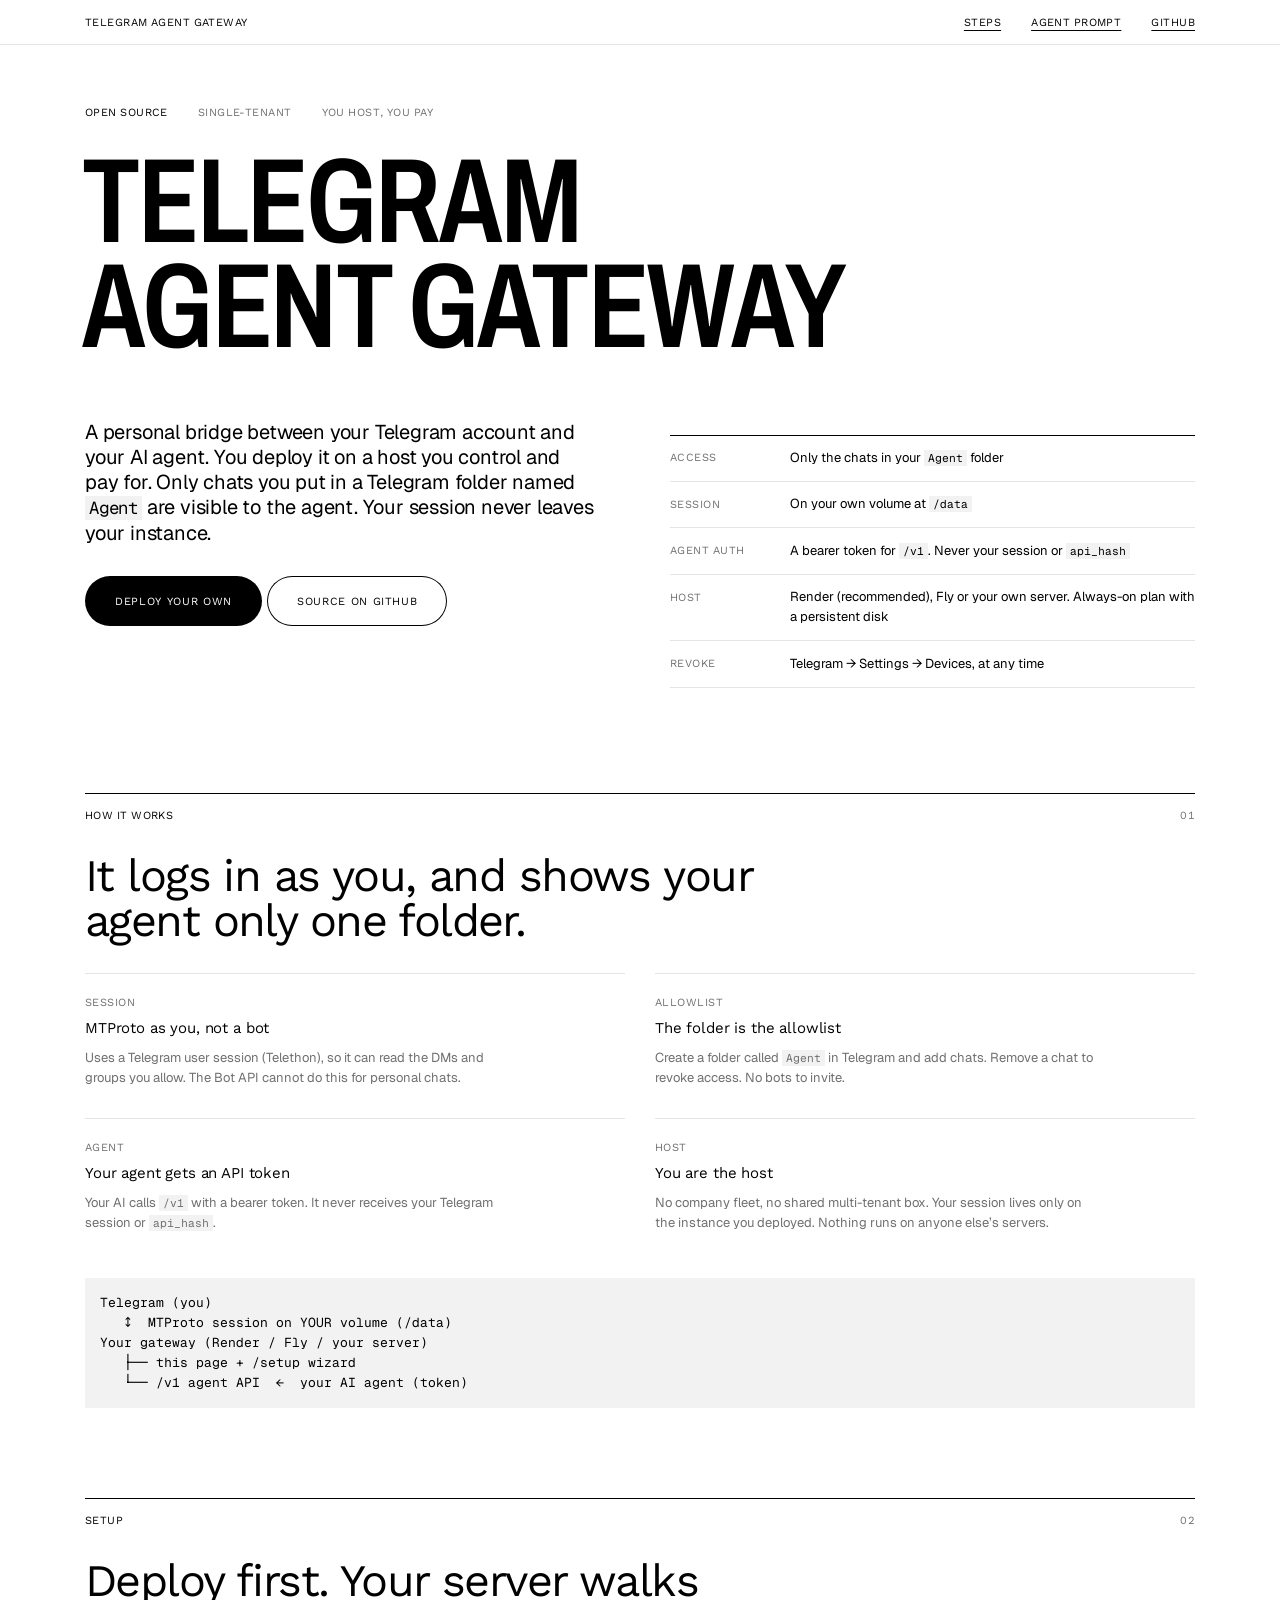
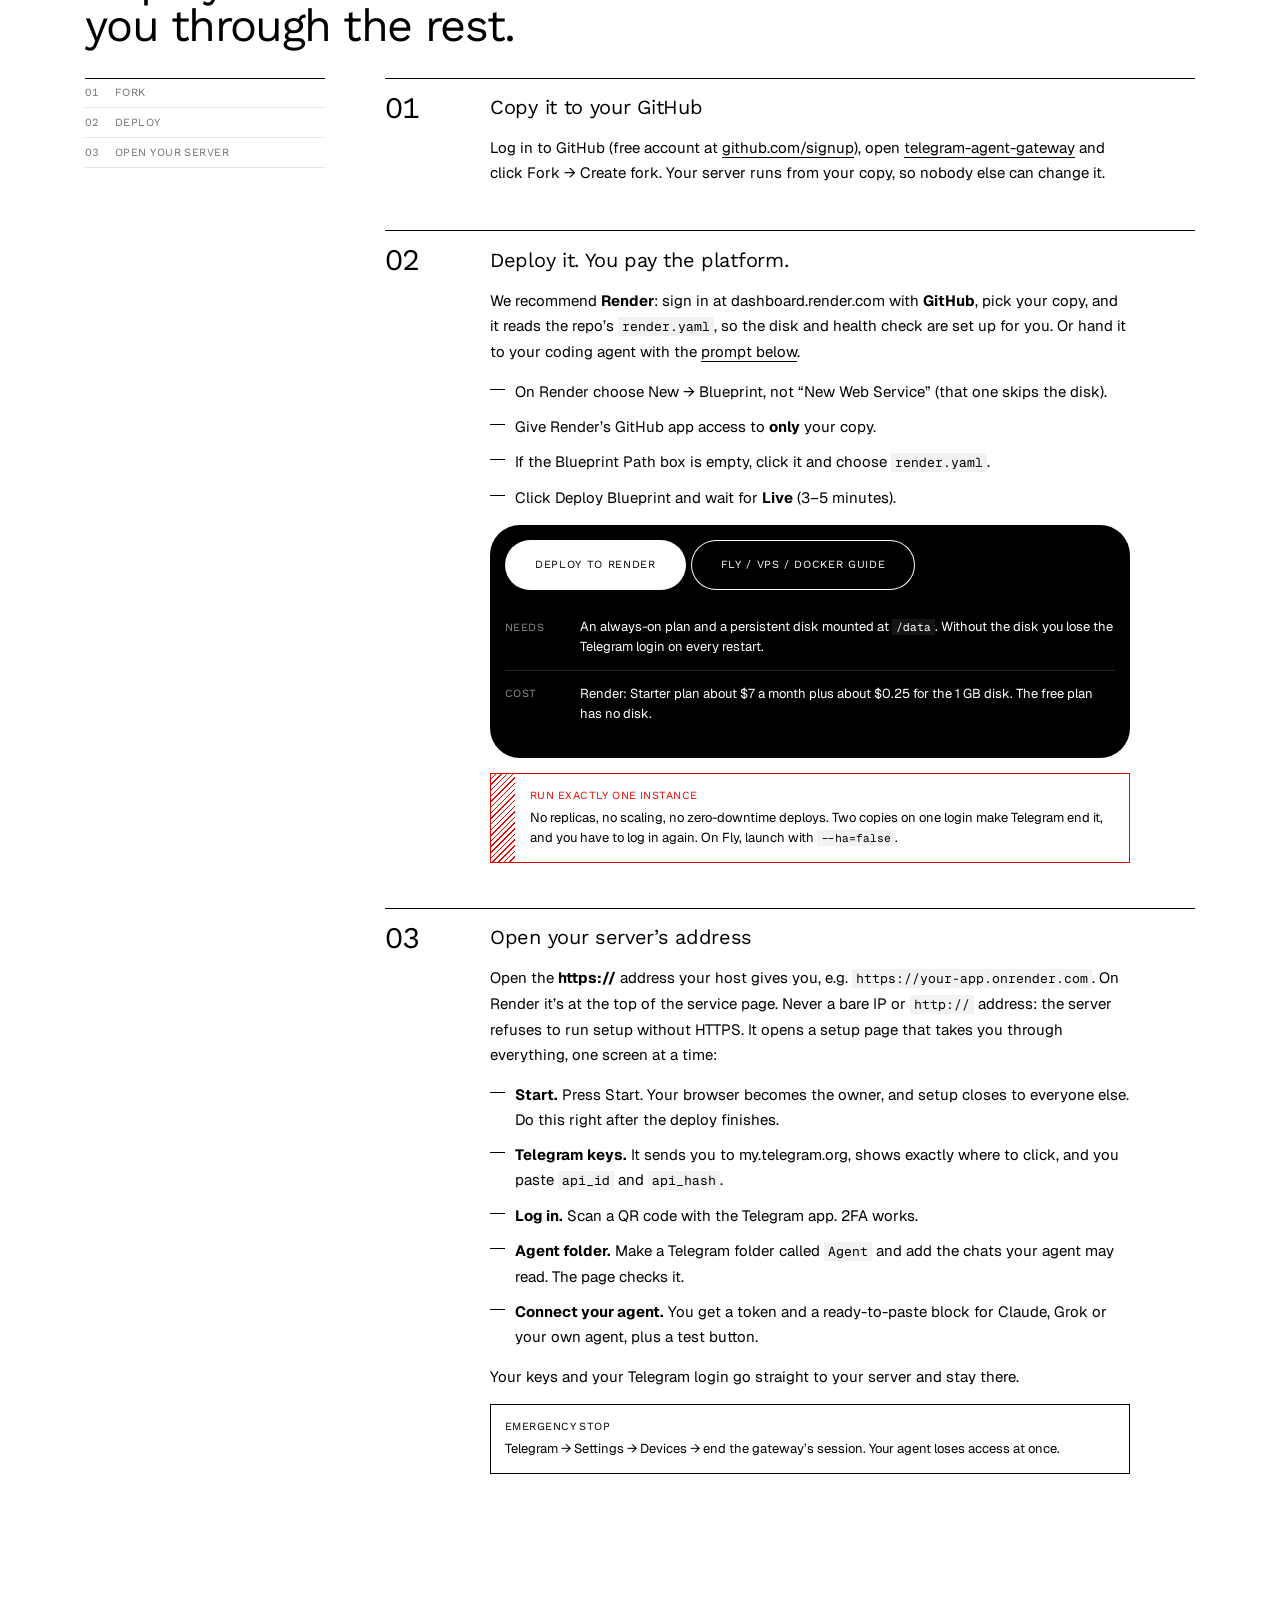
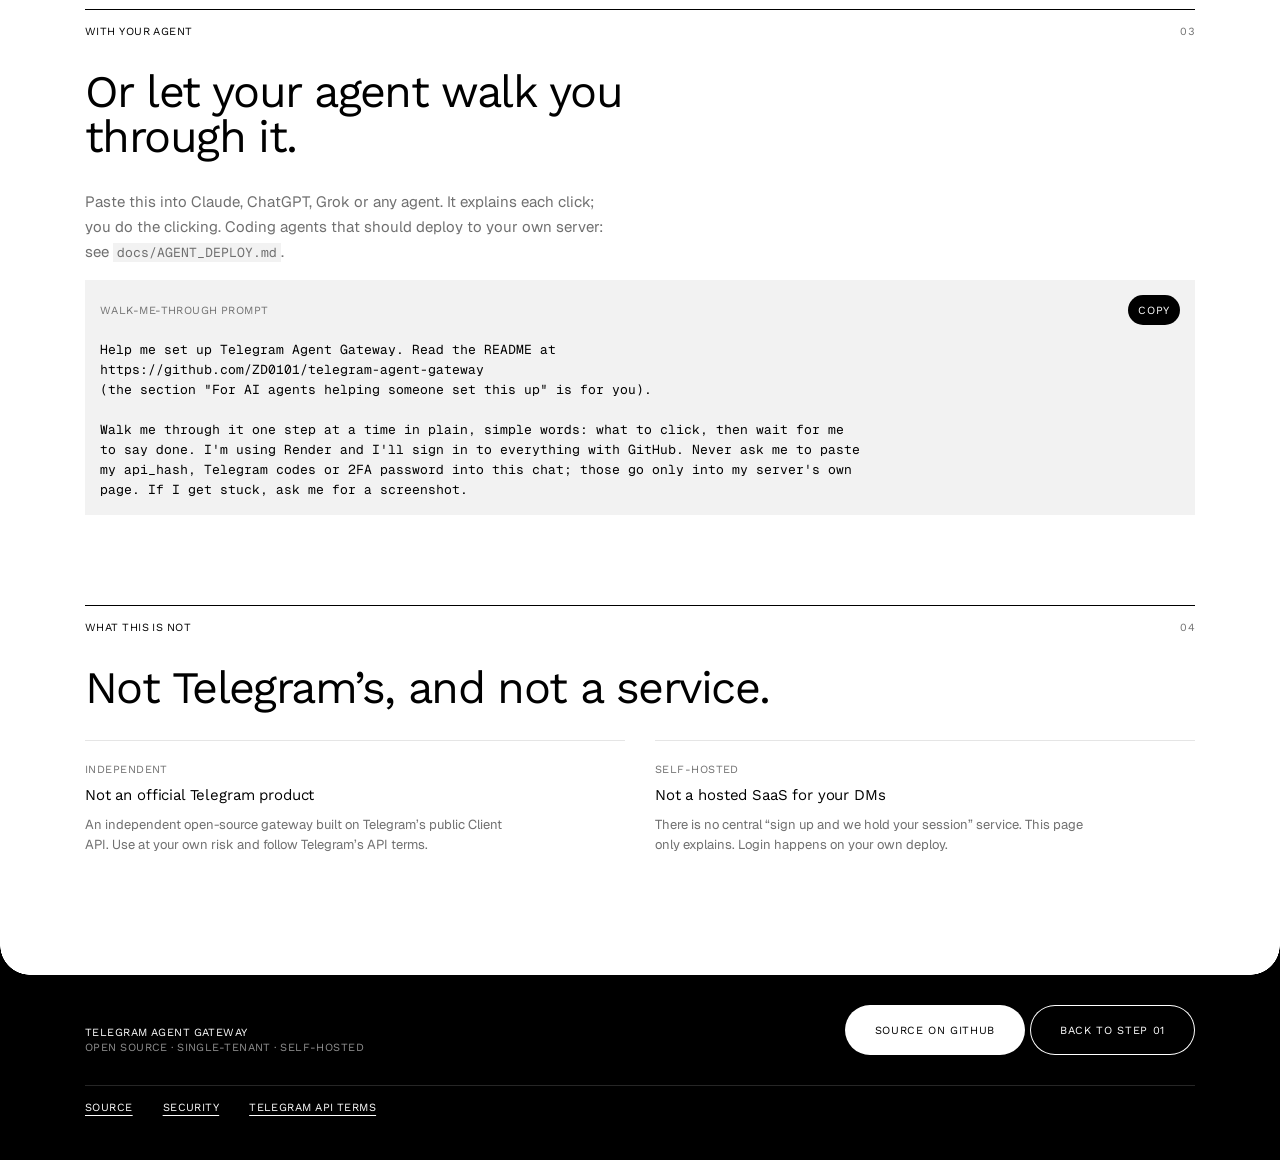
<file: landing/index.html>
<!DOCTYPE html>
<html lang="en">
<head>
  <meta charset="utf-8" />
  <meta name="viewport" content="width=device-width, initial-scale=1" />
  <title>Telegram Agent Gateway — Self-host setup</title>
  <meta name="description" content="Open-source personal gateway between your Telegram account and your AI agent. You host it, you pay for it, your session stays on your instance." />
  <meta name="color-scheme" content="light dark" />
  <link rel="preconnect" href="https://fonts.googleapis.com" />
  <link rel="preconnect" href="https://fonts.gstatic.com" crossorigin />
  <link rel="stylesheet" href="https://fonts.googleapis.com/css2?family=Archivo:wdth,wght@62..125,500..700&amp;family=Geist:wght@400;500&amp;family=Geist+Mono:wght@400&amp;family=Work+Sans:wght@400;500&amp;display=swap" />
  <style>
    /* Essence, adapted for a public page.
       5 unit, 15 baseline. Paper is the reading surface; the ink floor rises to hold actions.
       Round where you touch (pills, chips, the floor's edge), square where you read (plates, rows, code).
       Work Sans for every number and label, Archivo (condensed, caps) for the one display word, Geist for sentences.
       Red is used once: the one thing you must not do. */

    :root {
      --paper: #FFFFFF; --ink: #000000; --ink2: #707070; --ink3: #939393;
      --hair: #E5E5E5; --fill: #F2F2F2; --red: #E10600;

      --face-truth: "Work Sans", "Helvetica Neue", Arial, sans-serif;
      --face-display: "Archivo", "Arial Narrow", sans-serif;
      --face-explain: "Geist", "Helvetica Neue", Arial, sans-serif;
      --face-mono: "Geist Mono", ui-monospace, SFMono-Regular, Menlo, monospace;

      --u: 5px; --line: 15px;
      --margin: 15px;
      --gap-group: 30px; --gap-section: 45px;
      --row: 45px; --pill: 50px; --chip: 30px; --pill-gap: 5px;
      --radius-round: 999px; --page-corner: 30px;
      --snap: 120ms; --ease: cubic-bezier(0.2, 0, 0, 1);
      --measure: 1110px;
    }
    /* the other ground: what the floor carries (inverts with the scheme) */
    .floor {
      --paper: #000000; --ink: #FFFFFF; --ink2: #8F8F8F; --ink3: #5E5E5E;
      --hair: #262626; --fill: #141414; --red: #FF3B2F;
    }
    @media (prefers-color-scheme: dark) {
      :root {
        --paper: #000000; --ink: #FFFFFF; --ink2: #8F8F8F; --ink3: #5E5E5E;
        --hair: #262626; --fill: #141414; --red: #FF3B2F;
      }
      .floor {
        --paper: #FFFFFF; --ink: #000000; --ink2: #707070; --ink3: #939393;
        --hair: #E5E5E5; --fill: #F2F2F2; --red: #E10600;
      }
    }
    @media (min-width: 720px) { :root { --margin: 30px; } }

    *, *::before, *::after { box-sizing: border-box; }
    html { scroll-behavior: smooth; -webkit-text-size-adjust: 100%; }
    html, body { margin: 0; padding: 0; }
    body {
      background: var(--paper);
      color: var(--ink);
      font-family: var(--face-explain);
      font-size: 15px; line-height: 25px;
      -webkit-font-smoothing: antialiased; -moz-osx-font-smoothing: grayscale;
      overflow-x: hidden;
    }
    h1, h2, h3, p, ul, ol, pre, figure { margin: 0; padding: 0; }
    ul, ol { list-style: none; }
    p { text-wrap: pretty; }
    a { color: inherit; }
    :focus-visible { outline: 1px solid var(--ink); outline-offset: 2px; }
    @media (prefers-reduced-motion: reduce) { html { scroll-behavior: auto; } * { transition-duration: 0.001ms !important; } }

    /* ---------- type roles ---------- */
    .caps, .label {
      font-family: var(--face-truth);
      font-size: 11px; line-height: 15px; letter-spacing: 0.04em;
      text-transform: uppercase; font-feature-settings: "tnum" 1, "lnum" 1;
    }
    .label { color: var(--ink2); }
    .sentence { font-size: 13px; line-height: 20px; }
    .muted { color: var(--ink2); }
    code, pre, .mono { font-family: var(--face-mono); }
    code { font-size: 0.87em; background: var(--fill); padding: 1px 4px; overflow-wrap: anywhere; }
    .act {
      text-decoration-line: underline; text-decoration-thickness: 1px; text-underline-offset: 4px;
      transition: color var(--snap) var(--ease);
    }
    .act:hover { color: var(--ink2); }
    .act:active { color: var(--ink2); transition-duration: 0ms; }

    .wrap { width: 100%; max-width: calc(var(--measure) + 2 * var(--margin)); margin: 0 auto; padding: 0 var(--margin); }

    /* ---------- header row: 45 ---------- */
    header.top {
      position: sticky; top: 0; z-index: 10;
      background: var(--paper);
      box-shadow: inset 0 -1px 0 var(--hair);
    }
    header.top .wrap { display: flex; align-items: center; justify-content: space-between; height: var(--row); gap: 15px; }
    header.top .mark { font-family: var(--face-truth); text-decoration: none; white-space: nowrap; }
    header.top nav { display: flex; gap: 30px; }
    header.top nav a { white-space: nowrap; position: relative; }
    header.top nav a::after { content: ""; position: absolute; inset: -15px -10px; }
    @media (max-width: 539px) { header.top nav .wide { display: none; } }

    /* ---------- pills ---------- */
    .btn {
      position: relative;
      display: inline-flex; align-items: center; justify-content: center;
      height: var(--pill); padding: 0 var(--margin); min-width: 0;
      border: 0; border-radius: var(--radius-round);
      font-family: var(--face-truth); font-size: 11px; line-height: 15px;
      letter-spacing: 0.06em; text-transform: uppercase; white-space: nowrap;
      text-decoration: none; cursor: pointer;
      background: transparent; color: var(--ink);
      box-shadow: inset 0 0 0 1px var(--ink);
      transition: background-color var(--snap) var(--ease), color var(--snap) var(--ease);
    }
    @media (max-width: 719px) { .btn { padding: 0 15px; } }
    .btn.primary { background: var(--ink); color: var(--paper); box-shadow: none; }
    .btn:active { transition-duration: 0ms; background: var(--fill); }
    .btn.primary:active { background: var(--ink3); }
    .btn.chip { height: var(--chip); padding: 0 10px; }
    .btn.chip::after { content: ""; position: absolute; inset: -7.5px 0; }
    .row { display: flex; flex-wrap: wrap; gap: var(--pill-gap); }

    /* ---------- hero ---------- */
    .hero { padding: 60px 0 var(--gap-section); }
    .display {
      font-family: var(--face-display); font-weight: 600; font-stretch: 72%;
      font-variation-settings: "wdth" 72;
      text-transform: uppercase; letter-spacing: -0.01em;
      font-size: 45px; line-height: 40px;
      margin-left: -0.029em;
    }
    @media (min-width: 640px) { .display { font-size: 90px; line-height: 80px; } }
    @media (min-width: 1000px) { .display { font-size: 120px; line-height: 105px; letter-spacing: -0.012em; } }
    .hero .tags { display: flex; flex-wrap: wrap; gap: 5px 30px; margin-bottom: 30px; }
    .hero-grid { display: grid; gap: var(--gap-group); margin-top: var(--gap-group); }
    @media (min-width: 900px) {
      .hero-grid { grid-template-columns: minmax(0, 1fr) minmax(0, 1fr); gap: 60px; margin-top: 60px; align-items: start; }
    }
    .lede { font-size: 20px; line-height: 25px; letter-spacing: -0.01em; max-width: 520px; }
    .lede + .row { margin-top: 30px; }

    /* ledger: rows of 45, a rule in ink on top, hairlines between */
    .ledger { box-shadow: inset 0 1px 0 var(--ink); }
    .ledger > div {
      display: grid; grid-template-columns: 105px minmax(0, 1fr); gap: 15px;
      padding: 15px 0 14px; box-shadow: inset 0 -1px 0 var(--hair);
    }
    .ledger dt, .ledger dd { margin: 0; }
    .ledger dd { font-size: 13px; line-height: 20px; margin-top: -2.5px; }
    .ledger dl { margin: 0; }

    /* ---------- sections ---------- */
    section.block { padding: var(--gap-section) 0; }
    .head {
      display: flex; justify-content: space-between; gap: 15px;
      padding-top: 15px; box-shadow: inset 0 1px 0 var(--ink);
      margin-bottom: var(--gap-group);
    }
    h2.subject {
      font-family: var(--face-truth); font-weight: 400;
      font-size: 30px; line-height: 30px; letter-spacing: -0.03em;
      max-width: 690px; margin-bottom: var(--gap-group);
    }
    @media (min-width: 720px) { h2.subject { font-size: 45px; line-height: 45px; letter-spacing: -0.035em; } }

    /* four facts: square, on hairlines */
    .facts { display: grid; gap: 0 var(--gap-group); }
    @media (min-width: 720px) { .facts { grid-template-columns: 1fr 1fr; } }
    .facts > div { padding: 15px 0 30px; box-shadow: inset 0 1px 0 var(--hair); }
    .facts h3 { font-family: var(--face-truth); font-weight: 400; font-size: 15px; line-height: 20px; letter-spacing: -0.01em; margin: 5px 0 10px; }
    .facts p { font-size: 13px; line-height: 20px; color: var(--ink2); max-width: 440px; }

    pre.plate {
      background: var(--fill); color: var(--ink);
      font-size: 13px; line-height: 20px; padding: 15px;
      overflow-x: auto; white-space: pre; margin-top: 15px;
    }

    /* ---------- steps ---------- */
    .steps-layout { display: grid; gap: var(--gap-group); }
    @media (min-width: 1000px) {
      .steps-layout { grid-template-columns: 240px minmax(0, 1fr); gap: 60px; }
    }
    .index { display: none; }
    @media (min-width: 1000px) {
      .index { display: block; position: sticky; top: 75px; align-self: start; }
      .index ol { box-shadow: inset 0 1px 0 var(--ink); }
      .index li a {
        display: grid; grid-template-columns: 30px 1fr; height: 30px; align-items: center;
        text-decoration: none; color: var(--ink2); box-shadow: inset 0 -1px 0 var(--hair);
        transition: color var(--snap) var(--ease);
      }
      .index li a:hover { color: var(--ink); }
    }

    ol.steps { counter-reset: step; }
    ol.steps > li {
      counter-increment: step;
      display: grid; grid-template-columns: 45px minmax(0, 1fr); gap: 0 15px;
      padding: 15px 0 var(--gap-section);
      box-shadow: inset 0 1px 0 var(--ink);
      scroll-margin-top: 60px;
    }
    @media (min-width: 720px) { ol.steps > li { grid-template-columns: 90px minmax(0, 1fr); } }
    @media (max-width: 719px) {
      ol.steps > li { grid-template-columns: minmax(0, 1fr); }
      ol.steps > li::before { margin-bottom: 15px; }
      pre.plate { font-size: 11px; line-height: 15px; }
    }
    ol.steps > li::before {
      content: counter(step, decimal-leading-zero);
      font-family: var(--face-truth); font-size: 30px; line-height: 30px; letter-spacing: -0.03em;
      font-feature-settings: "tnum" 1, "lnum" 1;
    }
    .step-body { min-width: 0; max-width: 640px; }
    .step-body h3 {
      font-family: var(--face-truth); font-weight: 400;
      font-size: 20px; line-height: 25px; letter-spacing: -0.015em;
      margin: 2.5px 0 15px;
    }
    .step-body > p + p, .step-body > p + ul, .step-body > ul + p { margin-top: 15px; }
    .step-body > * + .callout, .step-body > * + .floor, .step-body > * + pre.plate { margin-top: 15px; }
    .step-body .tick li { position: relative; padding-left: 25px; }
    .step-body .tick li + li { margin-top: 10px; }
    .step-body .tick li::before {
      content: ""; position: absolute; left: 0; top: 10px; width: 15px; height: 1px; background: var(--ink);
    }
    .path { white-space: nowrap; }

    /* ---------- callouts: plates, square ---------- */
    .callout { background: var(--fill); padding: 15px; font-size: 13px; line-height: 20px; }
    .callout .label { display: block; margin-bottom: 5px; color: var(--ink); }
    .callout.warn { background: transparent; box-shadow: inset 0 0 0 1px var(--ink); }
    .callout.danger {
      position: relative; background: transparent;
      box-shadow: inset 0 0 0 1px var(--red);
      padding-left: 40px;
    }
    .callout.danger::before {
      content: ""; position: absolute; left: 0; top: 0; bottom: 0; width: 25px;
      background: repeating-linear-gradient(-45deg, var(--red) 0 1px, transparent 1px 4px);
    }
    .callout.danger .label { color: var(--red); }

    /* ---------- the floor: ink rises to hold actions; the paper's edge rounds into it ---------- */
    .floor {
      position: relative; background: var(--paper); color: var(--ink);
      padding: 15px;
      margin-top: var(--page-corner);
    }
    .floor::before {
      content: ""; position: absolute; left: 0; right: 0; bottom: 100%; height: var(--page-corner);
      pointer-events: none;
      background:
        radial-gradient(circle at 100% 0, transparent calc(var(--page-corner) - 0.5px), var(--paper) var(--page-corner)) left bottom / var(--page-corner) var(--page-corner) no-repeat,
        radial-gradient(circle at 0 0, transparent calc(var(--page-corner) - 0.5px), var(--paper) var(--page-corner)) right bottom / var(--page-corner) var(--page-corner) no-repeat;
    }
    .floor .row + .ledger, .floor .ledger + .row { margin-top: 15px; }
    .floor .ledger { box-shadow: none; }
    .floor .ledger > div:last-child { box-shadow: none; }
    /* inside the reading column the floor is a held block: round, as what it holds is touched */
    .floor.inset { margin-top: 15px; border-radius: var(--page-corner); padding: 15px 15px 5px; }
    .floor.inset::before { display: none; }
    .floor.inset .ledger > div { grid-template-columns: 60px minmax(0, 1fr); }

    /* ---------- prompt ---------- */
    .prompt { position: relative; }
    .prompt pre.plate { white-space: pre-wrap; overflow-wrap: anywhere; padding-top: 60px; margin-top: 0; }
    .prompt .btn { position: absolute; top: 15px; right: 15px; }
    .prompt .label.where { position: absolute; top: 22.5px; left: 15px; }

    /* ---------- page foot: the floor ---------- */
    footer.foot { margin-top: var(--gap-section); }
    footer.foot .floor { padding: 30px 0 45px; }
    .foot-grid { display: grid; gap: var(--gap-group); }
    @media (min-width: 720px) { .foot-grid { grid-template-columns: 1fr auto; align-items: end; } }
    .foot-links { display: flex; flex-wrap: wrap; gap: 10px 30px; }
    .foot-note { margin-top: 30px; padding-top: 15px; box-shadow: inset 0 1px 0 var(--hair); }

    @media (max-width: 400px) {
      .row .btn { flex: 1 1 auto; }
    }
  </style>
</head>
<body>
  <header class="top">
    <div class="wrap">
      <a class="mark caps" href="#top">Telegram Agent Gateway</a>
      <nav class="caps" aria-label="Page">
        <a class="act wide" href="#steps">Steps</a>
        <a class="act wide" href="#agent-prompt">Agent prompt</a>
        <a class="act" href="https://github.com/ZD0101/telegram-agent-gateway" rel="noopener">GitHub</a>
      </nav>
    </div>
  </header>

  <main id="top">
    <section class="hero">
      <div class="wrap">
        <div class="tags">
          <span class="caps">Open source</span>
          <span class="label">Single-tenant</span>
          <span class="label">You host, you pay</span>
        </div>
        <h1 class="display">Telegram<br />Agent Gateway</h1>
        <div class="hero-grid">
          <div>
            <p class="lede">
              A personal bridge between your Telegram account and your AI agent.
              You deploy it on a host you control and pay for. Only chats you put in a
              Telegram folder named <code>Agent</code> are visible to the agent. Your session
              never leaves your instance.
            </p>
            <div class="row">
              <a class="btn primary" href="#steps">Deploy your own</a>
              <a class="btn" href="https://github.com/ZD0101/telegram-agent-gateway" rel="noopener">Source on GitHub</a>
            </div>
          </div>
          <dl class="ledger">
            <div><dt class="label">Access</dt><dd>Only the chats in your <code>Agent</code> folder</dd></div>
            <div><dt class="label">Session</dt><dd>On your own volume at <code>/data</code></dd></div>
            <div><dt class="label">Agent auth</dt><dd>A bearer token for <code>/v1</code>. Never your session or <code>api_hash</code></dd></div>
            <div><dt class="label">Host</dt><dd>Render (recommended), Fly or your own server. Always-on plan with a persistent disk</dd></div>
            <div><dt class="label">Revoke</dt><dd>Telegram → Settings → Devices, at any time</dd></div>
          </dl>
        </div>
      </div>
    </section>

    <section class="block" aria-labelledby="how">
      <div class="wrap">
        <div class="head"><span class="caps">How it works</span><span class="label">01</span></div>
        <h2 class="subject" id="how">It logs in as you, and shows your agent only one folder.</h2>
        <div class="facts">
          <div>
            <span class="label">Session</span>
            <h3>MTProto as you, not a bot</h3>
            <p>Uses a Telegram user session (Telethon), so it can read the DMs and groups you allow. The Bot API cannot do this for personal chats.</p>
          </div>
          <div>
            <span class="label">Allowlist</span>
            <h3>The folder is the allowlist</h3>
            <p>Create a folder called <code>Agent</code> in Telegram and add chats. Remove a chat to revoke access. No bots to invite.</p>
          </div>
          <div>
            <span class="label">Agent</span>
            <h3>Your agent gets an API token</h3>
            <p>Your AI calls <code>/v1</code> with a bearer token. It never receives your Telegram session or <code>api_hash</code>.</p>
          </div>
          <div>
            <span class="label">Host</span>
            <h3>You are the host</h3>
            <p>No company fleet, no shared multi-tenant box. Your session lives only on the instance you deployed. Nothing runs on anyone else’s servers.</p>
          </div>
        </div>
        <pre class="plate" role="img" aria-label="Telegram connects over MTProto to your gateway, which stores the session on your /data volume and serves this page, the /setup wizard and the /v1 agent API.">Telegram (you)
   ↕  MTProto session on YOUR volume (/data)
Your gateway (Render / Fly / your server)
   ├── this page + /setup wizard
   └── /v1 agent API  ←  your AI agent (token)</pre>
      </div>
    </section>

    <section class="block" id="steps" aria-labelledby="setup">
      <div class="wrap">
        <div class="head"><span class="caps">Setup</span><span class="label">02</span></div>
        <h2 class="subject" id="setup">Deploy first. Your server walks you through the rest.</h2>
        <div class="steps-layout">
          <nav class="index" aria-label="Steps">
            <ol class="caps">
              <li><a href="#s1"><span>01</span><span>Fork</span></a></li>
              <li><a href="#s2"><span>02</span><span>Deploy</span></a></li>
              <li><a href="#s3"><span>03</span><span>Open your server</span></a></li>
            </ol>
          </nav>

          <ol class="steps">
            <li id="s1">
              <div class="step-body">
                <h3>Copy it to your GitHub</h3>
                <p>
                  Log in to GitHub (free account at <a class="act" href="https://github.com/signup" rel="noopener">github.com/signup</a>),
                  open <a class="act" href="https://github.com/ZD0101/telegram-agent-gateway" rel="noopener">telegram-agent-gateway</a>
                  and click <span class="path">Fork → Create fork</span>.
                  Your server runs from your copy, so nobody else can change it.
                </p>
              </div>
            </li>

            <li id="s2">
              <div class="step-body" id="deploy">
                <h3>Deploy it. You pay the platform.</h3>
                <p>
                  We recommend <strong>Render</strong>: sign in at dashboard.render.com with <strong>GitHub</strong>, pick your copy, and it reads the
                  repo’s <code>render.yaml</code>, so the disk and health check are set up for you.
                  Or hand it to your coding agent with the <a class="act" href="#agent-prompt">prompt below</a>.
                </p>
                <ul class="tick">
                  <li>On Render choose <span class="path">New → Blueprint</span>, not “New Web Service” (that one skips the disk).</li>
                  <li>Give Render’s GitHub app access to <strong>only</strong> your copy.</li>
                  <li>If the <span class="path">Blueprint Path</span> box is empty, click it and choose <code>render.yaml</code>.</li>
                  <li>Click <span class="path">Deploy Blueprint</span> and wait for <strong>Live</strong> (3–5 minutes).</li>
                </ul>
                <div class="floor inset">
                  <div class="row">
                    <a class="btn primary" href="https://render.com/deploy?repo=https://github.com/ZD0101/telegram-agent-gateway" rel="noopener">Deploy to Render</a>
                    <a class="btn" href="https://github.com/ZD0101/telegram-agent-gateway/blob/main/docs/SELF-HOST.md" rel="noopener">Fly / VPS / Docker guide</a>
                  </div>
                  <dl class="ledger">
                    <div><dt class="label">Needs</dt><dd>An always-on plan and a persistent disk mounted at <code>/data</code>. Without the disk you lose the Telegram login on every restart.</dd></div>
                    <div><dt class="label">Cost</dt><dd>Render: Starter plan about $7 a month plus about $0.25 for the 1 GB disk. The free plan has no disk.</dd></div>
                  </dl>
                </div>
                <div class="callout danger">
                  <span class="label">Run exactly one instance</span>
                  No replicas, no scaling, no zero-downtime deploys. Two copies on one login make Telegram
                  end it, and you have to log in again. On Fly, launch with <code>--ha=false</code>.
                </div>
              </div>
            </li>

            <li id="s3">
              <div class="step-body">
                <h3>Open your server’s address</h3>
                <p>
                  Open the <strong>https://</strong> address your host gives you, e.g. <code>https://your-app.onrender.com</code>. On Render it’s at the top of the service page.
                  Never a bare IP or <code>http://</code> address: the server refuses to run setup without HTTPS.
                  It opens a setup page that takes you through everything, one screen at a time:
                </p>
                <ul class="tick">
                  <li><strong>Start.</strong> Press Start. Your browser becomes the owner, and setup closes to everyone else. Do this right after the deploy finishes.</li>
                  <li><strong>Telegram keys.</strong> It sends you to my.telegram.org, shows exactly where to click, and you paste <code>api_id</code> and <code>api_hash</code>.</li>
                  <li><strong>Log in.</strong> Scan a QR code with the Telegram app. 2FA works.</li>
                  <li><strong>Agent folder.</strong> Make a Telegram folder called <code>Agent</code> and add the chats your agent may read. The page checks it.</li>
                  <li><strong>Connect your agent.</strong> You get a token and a ready-to-paste block for Claude, Grok or your own agent, plus a test button.</li>
                </ul>
                <p>Your keys and your Telegram login go straight to your server and stay there.</p>
                <div class="callout warn">
                  <span class="label">Emergency stop</span>
                  Telegram → Settings → Devices → end the gateway’s session. Your agent loses access at once.
                </div>
              </div>
            </li>
          </ol>
        </div>
      </div>
    </section>

    <section class="block" id="agent-prompt" aria-labelledby="prompt-h">
      <div class="wrap">
        <div class="head"><span class="caps">With your agent</span><span class="label">03</span></div>
        <h2 class="subject" id="prompt-h">Or let your agent walk you through it.</h2>
        <p class="muted" style="max-width:640px;margin-bottom:15px">
          Paste this into Claude, ChatGPT, Grok or any agent. It explains each click; you do the clicking.
          Coding agents that should deploy to your own server: see <code>docs/AGENT_DEPLOY.md</code>.
        </p>
        <div class="prompt">
          <span class="label where">Walk-me-through prompt</span>
          <button class="btn chip primary" type="button" data-copy="prompt-text">Copy</button>
          <pre class="plate" id="prompt-text">Help me set up Telegram Agent Gateway. Read the README at
https://github.com/ZD0101/telegram-agent-gateway
(the section "For AI agents helping someone set this up" is for you).

Walk me through it one step at a time in plain, simple words: what to click, then wait for me
to say done. I'm using Render and I'll sign in to everything with GitHub. Never ask me to paste
my api_hash, Telegram codes or 2FA password into this chat; those go only into my server's own
page. If I get stuck, ask me for a screenshot.</pre>
        </div>
      </div>
    </section>

    <section class="block" aria-labelledby="not-h">
      <div class="wrap">
        <div class="head"><span class="caps">What this is not</span><span class="label">04</span></div>
        <h2 class="subject" id="not-h">Not Telegram’s, and not a service.</h2>
        <div class="facts">
          <div>
            <span class="label">Independent</span>
            <h3>Not an official Telegram product</h3>
            <p>An independent open-source gateway built on Telegram’s public Client API. Use at your own risk and follow Telegram’s API terms.</p>
          </div>
          <div>
            <span class="label">Self-hosted</span>
            <h3>Not a hosted SaaS for your DMs</h3>
            <p>There is no central “sign up and we hold your session” service. This page only explains. Login happens on your own deploy.</p>
          </div>
        </div>
      </div>
    </section>
  </main>

  <footer class="foot">
    <div class="floor">
      <div class="wrap">
        <div class="foot-grid">
          <div>
            <p class="caps">Telegram Agent Gateway</p>
            <p class="label">Open source · single-tenant · self-hosted</p>
          </div>
          <div class="row">
            <a class="btn primary" href="https://github.com/ZD0101/telegram-agent-gateway" rel="noopener">Source on GitHub</a>
            <a class="btn" href="#steps">Back to step 01</a>
          </div>
        </div>
        <div class="foot-note">
          <nav class="foot-links caps" aria-label="Footer">
            <a class="act" href="https://github.com/ZD0101/telegram-agent-gateway">Source</a>
            <a class="act" href="https://github.com/ZD0101/telegram-agent-gateway/blob/main/SECURITY.md">Security</a>
            <a class="act" href="https://core.telegram.org/api/terms">Telegram API terms</a>
          </nav>
        </div>
      </div>
    </div>
  </footer>

  <script>
    (function () {
      var buttons = document.querySelectorAll("[data-copy]");
      Array.prototype.forEach.call(buttons, function (button) {
        button.addEventListener("click", function () {
          var source = document.getElementById(button.getAttribute("data-copy"));
          if (!source) return;
          var text = source.textContent;
          var done = function (label) {
            button.textContent = label;
            window.setTimeout(function () { button.textContent = "Copy"; }, 2000);
          };
          var fallback = function () {
            var range = document.createRange();
            range.selectNodeContents(source);
            var selection = window.getSelection();
            selection.removeAllRanges();
            selection.addRange(range);
            try { done(document.execCommand("copy") ? "Copied" : "Press Cmd+C"); }
            catch (error) { done("Press Cmd+C"); }
          };
          if (navigator.clipboard && window.isSecureContext) {
            navigator.clipboard.writeText(text).then(function () { done("Copied"); }, fallback);
          } else {
            fallback();
          }
        });
      });
    })();
  </script>
</body>
</html>
</file>
